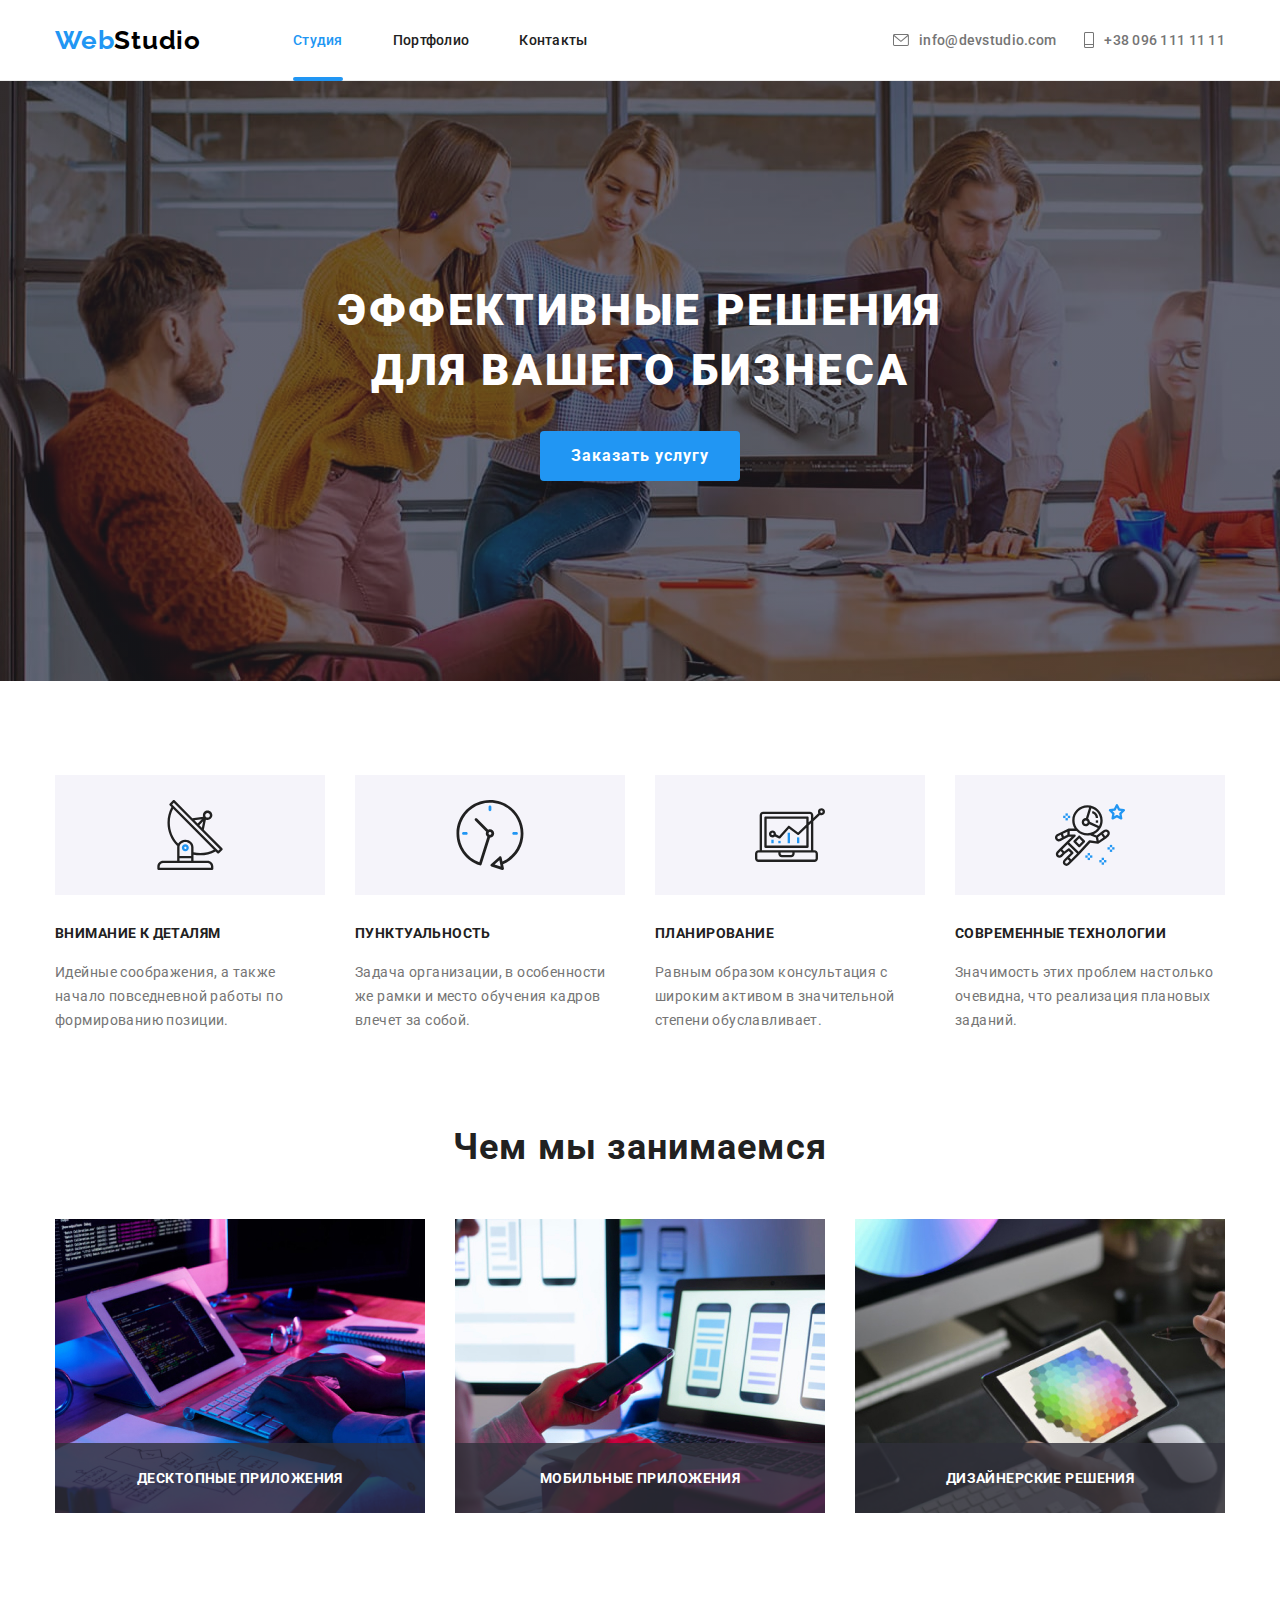
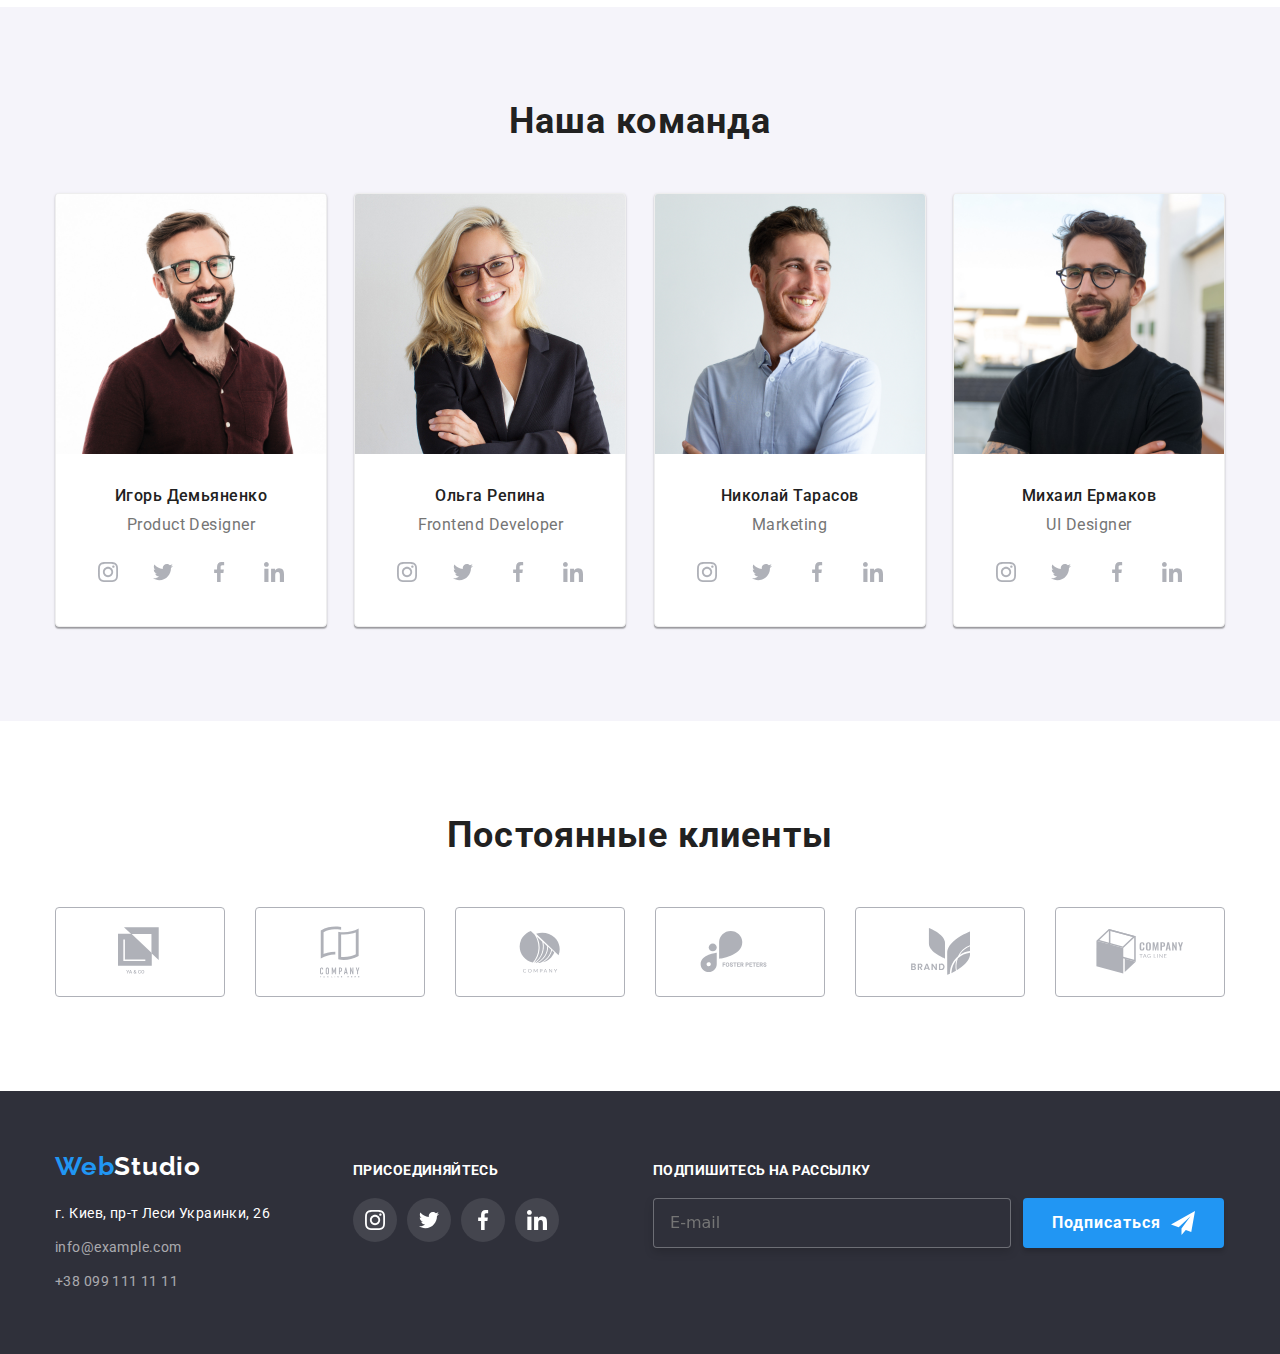
<file: index.html>
<!DOCTYPE html>
<html lang="ru">
  <head>
    <meta charset="UTF-8" />
    <meta name="viewport" content="width=device-width, initial-scale=1.0" />
    <title>WebStudio</title>
    <link rel="preconnect" href="https://fonts.gstatic.com" />
    <link
      href="https://fonts.googleapis.com/css2?family=Raleway:wght@700&family=Roboto:wght@400;500;700;900&display=swap"
      rel="stylesheet"
    />
    <link rel="stylesheet" href="./css/styles.css" />
    <link
      rel="stylesheet"
      href="https://cdnjs.cloudflare.com/ajax/libs/modern-normalize/1.0.0/modern-normalize.min.css"
    />
  </head>

  <body>
    <header class="header">
      <div class="container">
        <nav class="navigation">
          <a class="logo link" href="index.html">
            <span class="logo-accent">Web</span>Studio</a
          >
          <ul class="navigation-menu list">
            <li class="navigation-menu-item">
              <a class="navigation-menu-link link is-current" href="index.html"
                >Студия</a
              >
            </li>
            <li class="navigation-menu-item">
              <a class="navigation-menu-link link" href="./portfolio.html"
                >Портфолио</a
              >
            </li>
            <li class="navigation-menu-item">
              <a class="navigation-menu-link link" href="#">Контакты</a>
            </li>
          </ul>
        </nav>
        <address class="address">
          <a
            class="header-address-contact link"
            href="mailto:info@devstudio.com"
          >
            <svg class="header-address-icon" width="16" height="12">
              <use href="./images/sprite.svg#icon-mail"></use>
            </svg>
            info@devstudio.com
          </a>
          <a class="header-address-contact link" href="tel:+380961111111">
            <svg class="header-address-icon" width="10" height="16">
              <use href="./images/sprite.svg#icon-phone"></use>
            </svg>
            +38 096 111 11 11
          </a>
        </address>
      </div>
    </header>

    <main>
      <!--hero-->
      <section class="hero">
        <div class="container">
          <h1 class="title-hero">Эффективные решения для вашего бизнеса</h1>
          <div>
            <button class="modal-btn" type="button" data-modal-open>
              Заказать услугу
            </button>
          </div>
        </div>
      </section>

      <!--benefits-->
      <section class="benefits">
        <div class="container">
          <h2 class="visually-hidden" hidden>Преимущества</h2>
          <ul class="benefits-list list">
            <li class="benefits-list-item">
              <div class="list-icon">
                <svg class="icon-img">
                  <use href="./images/sprite.svg#icon-antenna"></use>
                </svg>
              </div>
              <h3 class="benefits-list-title">Внимание к деталям</h3>
              <p class="benefits-list-text">
                Идейные соображения, а также начало повседневной работы по
                формированию позиции.
              </p>
            </li>
            <li class="benefits-list-item">
              <div class="list-icon">
                <svg class="icon-img">
                  <use href="./images/sprite.svg#icon-clock"></use>
                </svg>
              </div>
              <h3 class="benefits-list-title">Пунктуальность</h3>
              <p class="benefits-list-text">
                Задача организации, в особенности же рамки и место обучения
                кадров влечет за собой.
              </p>
            </li>
            <li class="benefits-list-item">
              <div class="list-icon">
                <svg class="icon-img">
                  <use href="./images/sprite.svg#icon-diagram"></use>
                </svg>
              </div>
              <h3 class="benefits-list-title">Планирование</h3>
              <p class="benefits-list-text">
                Равным образом консультация с широким активом в значительной
                степени обуславливает.
              </p>
            </li>
            <li class="benefits-list-item">
              <div class="list-icon">
                <svg class="icon-img">
                  <use href="./images/sprite.svg#icon-astronaut"></use>
                </svg>
              </div>
              <h3 class="benefits-list-title">Современные технологии</h3>
              <p class="benefits-list-text">
                Значимость этих проблем настолько очевидна, что реализация
                плановых заданий.
              </p>
            </li>
          </ul>
        </div>
      </section>

      <!--what we do-->

      <section class="our-work">
        <div class="container">
          <h2 class="subtitle">Чем мы занимаемся</h2>
          <ul class="our-work-list list">
            <li>
              <img
                class="our-work-img"
                src="./images/work/img1.jpg"
                alt="печатаем на клавиауре"
                width="370"
                height="294"
              />
              <p class="our-work-list-text">Десктопные приложения</p>
            </li>
            <li>
              <img
                class="our-work-img"
                src="./images/work/img2.jpg"
                alt="держым смартфон"
                width="370"
                height="294"
              />
              <p class="our-work-list-text">Мобильные приложения</p>
            </li>
            <li>
              <img
                class="our-work-img"
                src="./images/work/img3.jpg"
                alt="держым планшет"
                width="370"
                height="294"
              />
              <p class="our-work-list-text">Дизайнерские решения</p>
            </li>
          </ul>
        </div>
      </section>

      <!--team-->

      <section class="workers">
        <div class="container">
          <h2 class="subtitle">Наша команда</h2>
          <ul class="workers-list list">
            <li class="workers-list-item">
              <img
                class="workers-photo"
                src="./images/masters/master1.jpg"
                alt="Игорь"
                width="270"
                height="260"
              />
              <div class="workers-content">
                <h3 class="workers-name">Игорь Демьяненко</h3>
                <p class="workers-position">Product Designer</p>
                <a class="workers-list-item-link" href=""></a>
                <ul class="social-list list">
                  <li class="social-list-item">
                    <a class="social-list-link" href="">
                      <svg class="social-list-icon">
                        <use href="./images/sprite.svg#icon-instagram"></use>
                      </svg>
                    </a>
                  </li>
                  <li class="social-list-item">
                    <a class="social-list-link" href="">
                      <svg class="social-list-icon">
                        <use href="./images/sprite.svg#icon-twitter"></use>
                      </svg>
                    </a>
                  </li>
                  <li class="social-list-item">
                    <a class="social-list-link" href="">
                      <svg class="social-list-icon">
                        <use href="./images/sprite.svg#icon-facebook"></use>
                      </svg>
                    </a>
                  </li>
                  <li class="social-list-item">
                    <a class="social-list-link" href="">
                      <svg class="social-list-icon">
                        <use href="./images/sprite.svg#icon-linkedin"></use>
                      </svg>
                    </a>
                  </li>
                </ul>
              </div>
            </li>
            <li class="workers-list-item">
              <img
                class="workers-photo"
                src="./images/masters/master2.jpg"
                alt="Ольга"
                width="270"
                height="260"
              />
              <div class="workers-content">
                <h3 class="workers-name">Ольга Репина</h3>
                <p class="workers-position">Frontend Developer</p>
                <a class="workers-list-item-link" href=""></a>
                <ul class="social-list list">
                  <li class="social-list-item">
                    <a class="social-list-link" href="">
                      <svg class="social-list-icon">
                        <use href="./images/sprite.svg#icon-instagram"></use>
                      </svg>
                    </a>
                  </li>
                  <li class="social-list-item">
                    <a class="social-list-link" href="">
                      <svg class="social-list-icon">
                        <use href="./images/sprite.svg#icon-twitter"></use>
                      </svg>
                    </a>
                  </li>
                  <li class="social-list-item">
                    <a class="social-list-link" href="">
                      <svg class="social-list-icon">
                        <use href="./images/sprite.svg#icon-facebook"></use>
                      </svg>
                    </a>
                  </li>
                  <li class="social-list-item">
                    <a class="social-list-link" href="">
                      <svg class="social-list-icon">
                        <use href="./images/sprite.svg#icon-linkedin"></use>
                      </svg>
                    </a>
                  </li>
                </ul>
              </div>
            </li>
            <li class="workers-list-item">
              <img
                class="workers-photo"
                src="./images/masters/master3.jpg"
                alt="Николай"
                width="270"
                height="260"
              />
              <div class="workers-content">
                <h3 class="workers-name">Николай Тарасов</h3>
                <p class="workers-position">Marketing</p>
                <a class="workers-list-item-link" href=""></a>
                <ul class="social-list list">
                  <li class="social-list-item">
                    <a class="social-list-link" href="">
                      <svg class="social-list-icon">
                        <use href="./images/sprite.svg#icon-instagram"></use>
                      </svg>
                    </a>
                  </li>
                  <li class="social-list-item">
                    <a class="social-list-link" href="">
                      <svg class="social-list-icon">
                        <use href="./images/sprite.svg#icon-twitter"></use>
                      </svg>
                    </a>
                  </li>
                  <li class="social-list-item">
                    <a class="social-list-link" href="">
                      <svg class="social-list-icon">
                        <use href="./images/sprite.svg#icon-facebook"></use>
                      </svg>
                    </a>
                  </li>
                  <li class="social-list-item">
                    <a class="social-list-link" href="">
                      <svg class="social-list-icon">
                        <use href="./images/sprite.svg#icon-linkedin"></use>
                      </svg>
                    </a>
                  </li>
                </ul>
              </div>
            </li>
            <li class="workers-list-item">
              <img
                class="workers-photo"
                src="./images/masters/master4.jpg"
                alt="Михаил"
                width="270"
                height="260"
              />
              <div class="workers-content">
                <h3 class="workers-name">Михаил Ермаков</h3>
                <p class="workers-position">UI Designer</p>
                <a class="workers-list-item-link" href=""></a>
                <ul class="social-list list">
                  <li class="social-list-item">
                    <a class="social-list-link" href="">
                      <svg class="social-list-icon">
                        <use href="./images/sprite.svg#icon-instagram"></use>
                      </svg>
                    </a>
                  </li>
                  <li class="social-list-item">
                    <a class="social-list-link" href="">
                      <svg class="social-list-icon">
                        <use href="./images/sprite.svg#icon-twitter"></use>
                      </svg>
                    </a>
                  </li>
                  <li class="social-list-item">
                    <a class="social-list-link" href="">
                      <svg class="social-list-icon">
                        <use href="./images/sprite.svg#icon-facebook"></use>
                      </svg>
                    </a>
                  </li>
                  <li class="social-list-item">
                    <a class="social-list-link" href="">
                      <svg class="social-list-icon">
                        <use href="./images/sprite.svg#icon-linkedin"></use>
                      </svg>
                    </a>
                  </li>
                </ul>
              </div>
            </li>
          </ul>
        </div>
      </section>

      <!--customers-->

      <section class="customers">
        <div class="container">
          <h2 class="subtitle">Постоянные клиенты</h2>
          <ul class="costumers-list list">
            <li class="costumers-list-item">
              <a class="costumers-list-link" href="">
                <svg class="costumers-list-icon" width="45" height="50">
                  <use href="./images/sprite.svg#icon-logoone"></use>
                </svg>
              </a>
            </li>
            <li class="costumers-list-item">
              <a class="costumers-list-link" href="">
                <svg class="costumers-list-icon" width="40" height="52">
                  <use href="./images/sprite.svg#icon-logotwo"></use>
                </svg>
              </a>
            </li>
            <li class="costumers-list-item">
              <a class="costumers-list-link" href="">
                <svg class="costumers-list-icon" width="42" height="42">
                  <use href="./images/sprite.svg#icon-logothree"></use>
                </svg>
              </a>
            </li>
            <li class="costumers-list-item">
              <a class="costumers-list-link" href="">
                <svg class="costumers-list-icon" width="80" height="42">
                  <use href="./images/sprite.svg#icon-logofour"></use>
                </svg>
              </a>
            </li>
            <li class="costumers-list-item">
              <a class="costumers-list-link" href="">
                <svg class="costumers-list-icon" width="59" height="47">
                  <use href="./images/sprite.svg#icon-logofive"></use>
                </svg>
              </a>
            </li>
            <li class="costumers-list-item">
              <a class="costumers-list-link" href="">
                <svg class="costumers-list-icon" width="88" height="45">
                  <use href="./images/sprite.svg#icon-logosix"></use>
                </svg>
              </a>
            </li>
          </ul>
        </div>
      </section>
    </main>

    <!--foot-->
    <footer class="footer">
      <div class="container">
        <div class="footer-address-container">
          <a class="logo-footer link" href="#"
            ><span class="logo-accent">Web</span>Studio
          </a>
          <address class="footer-contact">
            <p class="footer-address">г. Киев, пр-т Леси Украинки, 26</p>
            <ul class="fotter-list list">
              <li>
                <a
                  class="footer-contact-mail link"
                  href="mailto:info@example.com"
                  >info@example.com</a
                >
              </li>
              <li>
                <a class="footer-contact-tel link" href="tel:+380991111111"
                  >+38 099 111 11 11</a
                >
              </li>
            </ul>
          </address>
        </div>
        <div class="footer-container-slogan">
          <p class="footer-slogan">присоединяйтесь</p>
          <ul class="footer-social-list list">
            <li class="footer-social-list-item">
              <a class="footer-social-link" href="">
                <svg class="footer-social-icon" width="20" height="20">
                  <use href="./images/sprite.svg#icon-instagram"></use>
                </svg>
              </a>
            </li>
            <li class="footer-social-list-item">
              <a class="footer-social-link" href="">
                <svg class="footer-social-icon" width="20" height="20">
                  <use href="./images/sprite.svg#icon-twitter"></use>
                </svg>
              </a>
            </li>
            <li class="footer-social-list-item">
              <a class="footer-social-link" href="">
                <svg class="footer-social-icon" width="20" height="20">
                  <use href="./images/sprite.svg#icon-facebook"></use>
                </svg>
              </a>
            </li>
            <li class="footer-social-list-item">
              <a class="footer-social-link" href="">
                <svg class="footer-social-icon" width="20" height="20">
                  <use href="./images/sprite.svg#icon-linkedin"></use>
                </svg>
              </a>
            </li>
          </ul>
        </div>
        <div class="footer-group">
          <p class="footer-slogan">Подпишитесь на рассылку</p>
          <form action="#" class="footer-form">
            <input
              class="footer-form-input"
              type="email"
              name="email"
              placeholder="E-mail"
            />
            <button class="button-subscribe" type="submit">
              <span class="subscribe-text">Подписаться</span>
              <svg width="24" height="24">
                <use href="./images/sprite.svg#send"></use>
              </svg>
            </button>
          </form>
        </div>
      </div>
    </footer>
    <!--backdrop-->
    <div class="backdrop is-hidden" data-modal>
      <div class="modal">
        <button type="button" class="close-btn" data-modal-close>
          <svg class="modal-icon-button" width="18px" height="18px">
            <use href="./images/sprite.svg#icon-clbtn"></use>
          </svg>
        </button>
        <p class="backdrop-slogan">Оставьте свои данные, мы вам перезвоним</p>
        <form action class="backdrop-form">
          <label class="backdrop-form-field">
            Имя
            <span class="backdrop-form-input-wrapper">
              <input type="text" class="backdrop-form-input" />
              <svg class="backdrop-form-icon" width="18" height="18">
                <use href="./images/sprite.svg#person"></use>
              </svg>
            </span>
          </label>
          <label class="backdrop-form-field">
            Телефон
            <span class="backdrop-form-input-wrapper">
              <input type="text" class="backdrop-form-input" />
              <svg class="backdrop-form-icon" width="18" height="18">
                <use href="./images/sprite.svg#phone_black"></use>
              </svg>
            </span>
          </label>
          <label class="backdrop-form-field">
            Почта
            <span class="backdrop-form-input-wrapper">
              <input type="text" class="backdrop-form-input" />
              <svg class="backdrop-form-icon" width="18" height="18">
                <use href="./images/sprite.svg#email_black"></use>
              </svg>
            </span>
          </label>
          <label class="backdrop-form-field">
            Комментарий
            <textarea
              placeholder="Введите текст"
              class="backdrop-form-comment"
              name="comment"
            ></textarea>
          </label>
          <input
            class="backdrop-form-checkbox visually-hidden"
            type="checkbox"
            id="user-polisy"
            name="user-polisy"
            value="accept-policy"
          />
          <label for="user-polisy" class="backdrop-form-policy-text"
            >Соглашаюсь с рассылкой и принимаю
            <a class="backdrop-text-link" href="#">Условия договора</a>
          </label>
          <button type="submit" class="backdrop-form-btn">Отправить</button>
        </form>
      </div>
    </div>
    <script src="./js/modal.js"></script>
  </body>
</html>
</file>
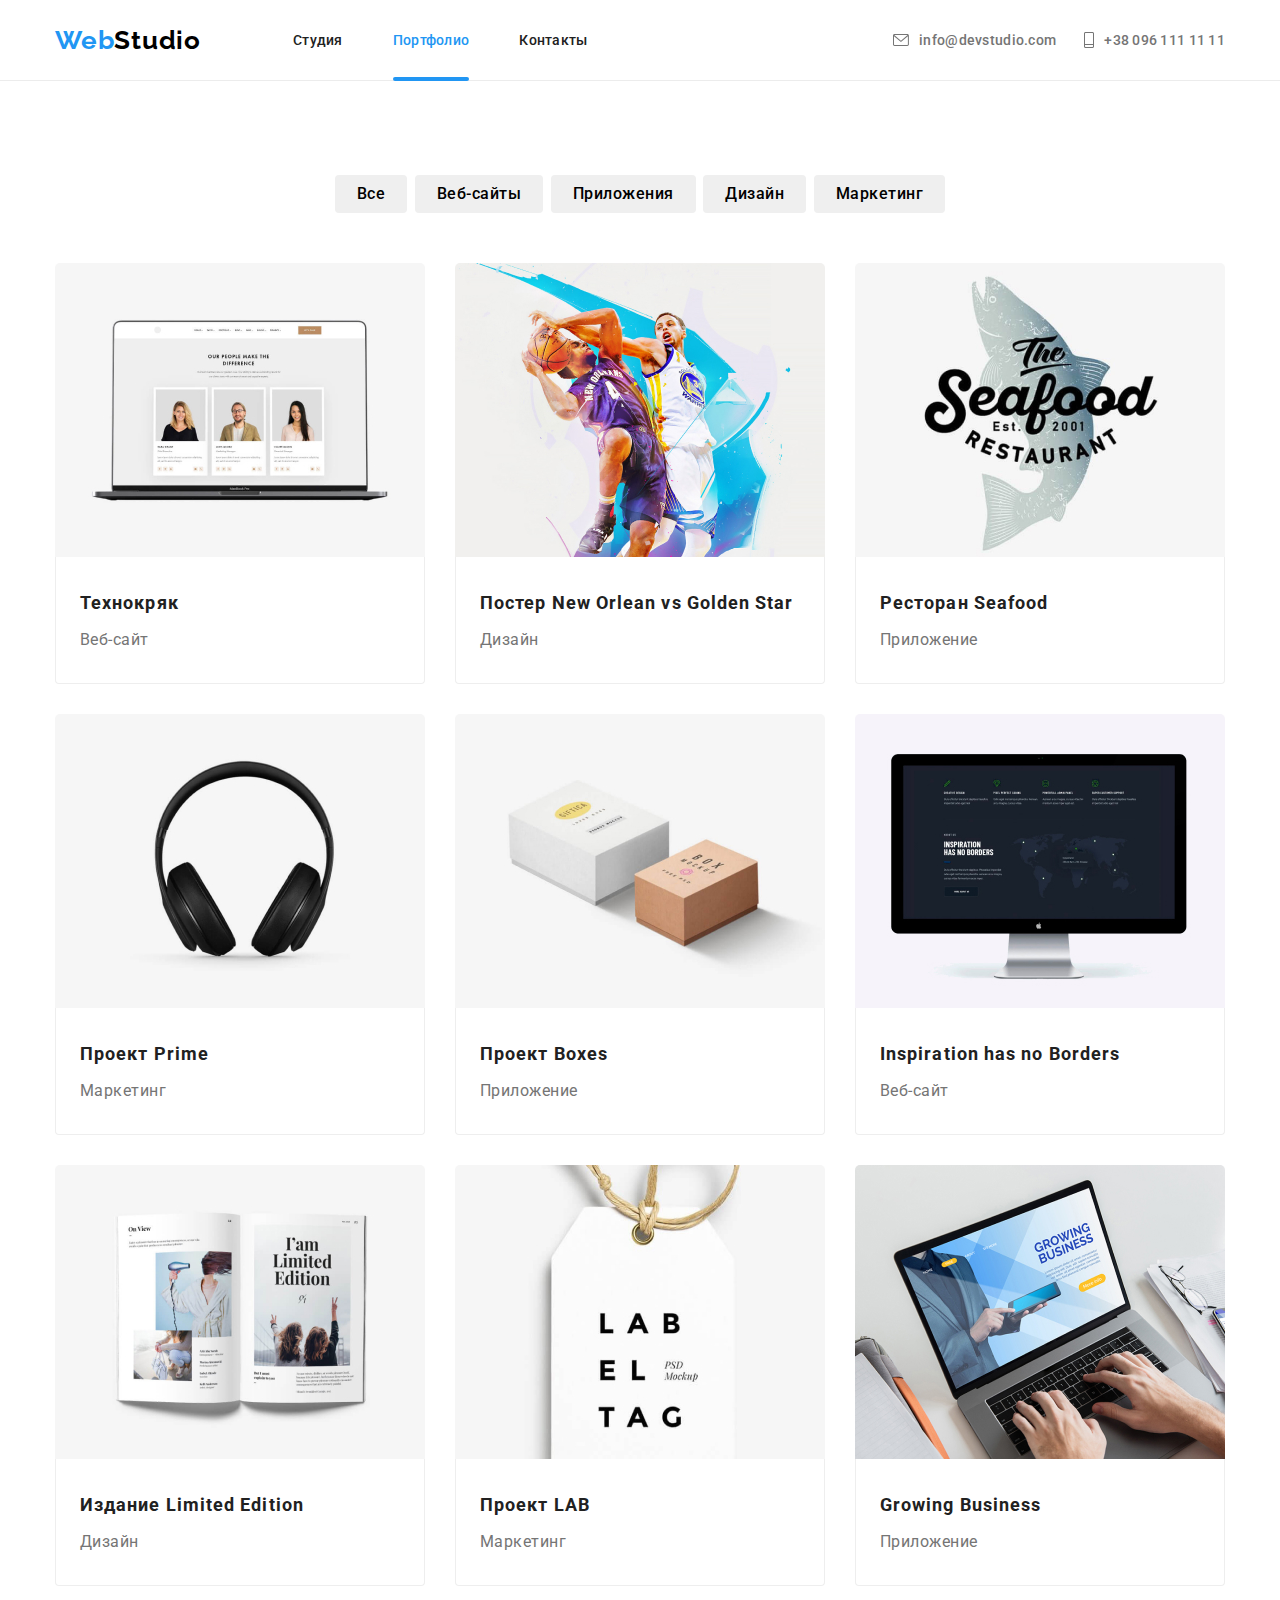
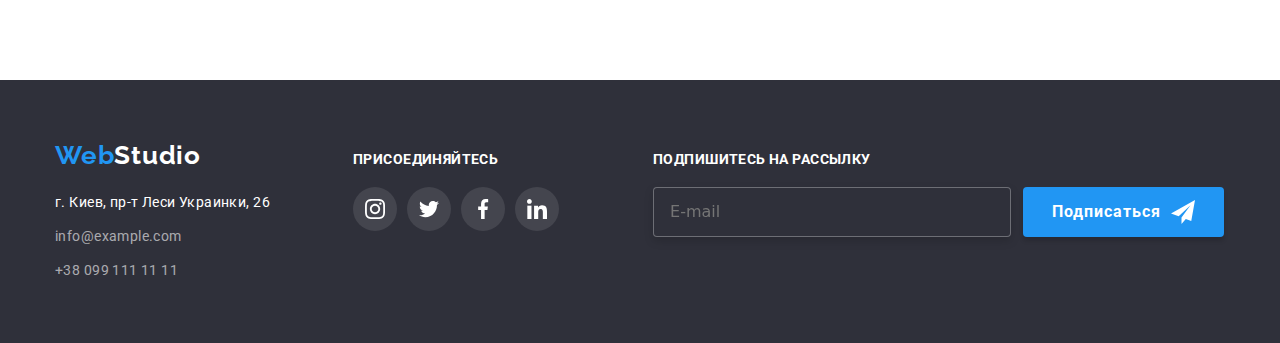
<file: portfolio.html>
<!DOCTYPE html>
<html lang="ru">
  <head>
    <meta charset="UTF-8" />
    <meta name="viewport" content="width=device-width, initial-scale=1.0" />
    <title>Portfolio</title>
    <link rel="preconnect" href="https://fonts.gstatic.com" />
    <link
      href="https://fonts.googleapis.com/css2?family=Raleway:wght@700&family=Roboto:wght@400;500;700;900&display=swap"
      rel="stylesheet"
    />
    <link rel="stylesheet" href="./css/styles.css" />
    <link
      rel="stylesheet"
      href="https://cdnjs.cloudflare.com/ajax/libs/modern-normalize/1.0.0/modern-normalize.min.css"
    />
  </head>

  <body>
    <header class="header">
      <div class="container">
        <nav class="navigation">
          <a class="logo link" href="index.html">
            <span class="logo-accent">Web</span>Studio</a
          >
          <ul class="navigation-menu list">
            <li class="navigation-menu-item">
              <a class="navigation-menu-link link" href="index.html">Студия</a>
            </li>
            <li class="navigation-menu-item">
              <a
                class="navigation-menu-link link is-current"
                href="./portfolio.html"
                >Портфолио</a
              >
            </li>
            <li class="navigation-menu-item">
              <a class="navigation-menu-link link" href="#">Контакты</a>
            </li>
          </ul>
        </nav>
        <address class="address">
          <a
            class="header-address-contact link"
            href="mailto:info@devstudio.com"
          >
            <svg class="header-address-icon" width="16" height="12">
              <use href="./images/sprite.svg#icon-mail"></use>
            </svg>
            info@devstudio.com
          </a>
          <a class="header-address-contact link" href="tel:+380961111111">
            <svg class="header-address-icon" width="10" height="16">
              <use href="./images/sprite.svg#icon-phone"></use>
            </svg>
            +38 096 111 11 11
          </a>
        </address>
      </div>
    </header>

    <!--portfolio-->
    <main>
      <section class="section-portfolio">
        <div class="container">
          <h1 class="visually-hidden" hidden>портфолио</h1>
          <ul class="button-list list">
            <li class="modal-button">
              <button class="modal-button-portfolio" type="button">Все</button>
            </li>
            <li class="modal-button">
              <button class="modal-button-portfolio" type="button">
                Веб-сайты
              </button>
            </li>
            <li class="modal-button">
              <button class="modal-button-portfolio" type="button">
                Приложения
              </button>
            </li>
            <li class="modal-button">
              <button class="modal-button-portfolio" type="button">
                Дизайн
              </button>
            </li>
            <li class="modal-button">
              <button class="modal-button-portfolio" type="button">
                Маркетинг
              </button>
            </li>
          </ul>
          <!--portfolio work  examples list-->
          <ul class="work-examples-list list">
            <li class="work-examples-item">
              <a class="portfolio-photo-link link" href="">
                <div class="work-item-img-wrapper">
                  <img
                    class="work-examples-images"
                    src="./images/portfolio/exm1.jpg"
                    alt="ноутбук"
                    width="370"
                    height="294"
                  />
                  <p class="overlay">
                    Технокряк это современная площадка распространения
                    коронавируса. Компании используют эту платформу для
                    цифрового шпионажа и атак на защищённые сервера конкурентов.
                  </p>
                </div>
                <div class="work-examples-content">
                  <h2 class="work-examples-title">Технокряк</h2>
                  <p class="work-examples-text">Веб-сайт</p>
                </div>
              </a>
            </li>
            <li class="work-examples-item">
              <a class="portfolio-photo-link link" href="">
                <div class="work-item-img-wrapper">
                  <img
                    class="work-examples-images"
                    src="./images/portfolio/exm2.jpg"
                    alt="гра в баскетбол"
                    width="370"
                    height="294"
                  />
                  <p class="overlay">
                    Технокряк это современная площадка распространения
                    коронавируса. Компании используют эту платформу для
                    цифрового шпионажа и атак на защищённые сервера конкурентов.
                  </p>
                </div>
                <div class="work-examples-content">
                  <h2 class="work-examples-title">
                    Постер New Orlean vs Golden Star
                  </h2>
                  <p class="work-examples-text">Дизайн</p>
                </div>
              </a>
            </li>
            <li class="work-examples-item">
              <a class="portfolio-photo-link link" href="">
                <div class="work-item-img-wrapper">
                  <img
                    class="work-examples-images"
                    src="./images/portfolio/exm3.jpg"
                    alt="лого ресторану"
                    width="370"
                    height="294"
                  />
                  <p class="overlay">
                    Технокряк это современная площадка распространения
                    коронавируса. Компании используют эту платформу для
                    цифрового шпионажа и атак на защищённые сервера конкурентов.
                  </p>
                </div>
                <div class="work-examples-content">
                  <h2 class="work-examples-title">Ресторан Seafood</h2>
                  <p class="work-examples-text">Приложение</p>
                </div>
              </a>
            </li>
            <li class="work-examples-item">
              <a class="portfolio-photo-link link" href="">
                <div class="work-item-img-wrapper">
                  <img
                    class="work-examples-images"
                    src="./images/portfolio/exm4.jpg"
                    alt="наушники"
                    width="370"
                    height="294"
                  />
                  <p class="overlay">
                    Технокряк это современная площадка распространения
                    коронавируса. Компании используют эту платформу для
                    цифрового шпионажа и атак на защищённые сервера конкурентов.
                  </p>
                </div>
                <div class="work-examples-content">
                  <h2 class="work-examples-title">Проект Prime</h2>
                  <p class="work-examples-text">Маркетинг</p>
                </div>
              </a>
            </li>
            <li class="work-examples-item">
              <a class="portfolio-photo-link link" href="">
                <div class="work-item-img-wrapper">
                  <img
                    class="work-examples-images"
                    src="./images/portfolio/exm5.jpg"
                    alt="бокси"
                    width="370"
                    height="294"
                  />
                  <p class="overlay">
                    Технокряк это современная площадка распространения
                    коронавируса. Компании используют эту платформу для
                    цифрового шпионажа и атак на защищённые сервера конкурентов.
                  </p>
                </div>
                <div class="work-examples-content">
                  <h2 class="work-examples-title">Проект Boxes</h2>
                  <p class="work-examples-text">Приложение</p>
                </div>
              </a>
            </li>
            <li class="work-examples-item">
              <a class="portfolio-photo-link link" href="">
                <div class="work-item-img-wrapper">
                  <img
                    class="work-examples-images"
                    src="./images/portfolio/exm6.jpg"
                    alt="монитор компютера"
                    width="370"
                    height="294"
                  />
                  <p class="overlay">
                    Технокряк это современная площадка распространения
                    коронавируса. Компании используют эту платформу для
                    цифрового шпионажа и атак на защищённые сервера конкурентов.
                  </p>
                </div>
                <div class="work-examples-content">
                  <h2 class="work-examples-title">
                    Inspiration has no Borders
                  </h2>
                  <p class="work-examples-text">Веб-сайт</p>
                </div>
              </a>
            </li>
            <li class="work-examples-item">
              <a class="portfolio-photo-link link" href="">
                <div class="work-item-img-wrapper">
                  <img
                    class="work-examples-images"
                    src="./images/portfolio/exm7.jpg"
                    alt="журнал"
                    width="370"
                    height="294"
                  />
                  <p class="overlay">
                    Технокряк это современная площадка распространения
                    коронавируса. Компании используют эту платформу для
                    цифрового шпионажа и атак на защищённые сервера конкурентов.
                  </p>
                </div>
                <div class="work-examples-content">
                  <h2 class="work-examples-title">Издание Limited Edition</h2>
                  <p class="work-examples-text">Дизайн</p>
                </div>
              </a>
            </li>
            <li class="work-examples-item">
              <a class="portfolio-photo-link link" href="">
                <div class="work-item-img-wrapper">
                  <img
                    class="work-examples-images"
                    src="./images/portfolio/exm8.jpg"
                    alt="марка"
                    width="370"
                    height="294"
                  />
                  <p class="overlay">
                    Технокряк это современная площадка распространения
                    коронавируса. Компании используют эту платформу для
                    цифрового шпионажа и атак на защищённые сервера конкурентов.
                  </p>
                </div>
                <div class="work-examples-content">
                  <h2 class="work-examples-title">Проект LAB</h2>
                  <p class="work-examples-text">Маркетинг</p>
                </div>
              </a>
            </li>
            <li class="work-examples-item">
              <a class="portfolio-photo-link link" href="">
                <div class="work-item-img-wrapper">
                  <img
                    class="work-examples-images"
                    src="./images/portfolio/exm9.jpg"
                    alt="нетбук"
                    width="370"
                    height="294"
                  />
                  <p class="overlay">
                    Технокряк это современная площадка распространения
                    коронавируса. Компании используют эту платформу для
                    цифрового шпионажа и атак на защищённые сервера конкурентов.
                  </p>
                </div>
                <div class="work-examples-content">
                  <h2 class="work-examples-title">Growing Business</h2>
                  <p class="work-examples-text">Приложение</p>
                </div>
              </a>
            </li>
          </ul>
        </div>
      </section>
    </main>
    <!--foot-->
    <footer class="footer">
      <div class="container">
        <div class="footer-address-container">
          <a class="logo-footer link" href="#"
            ><span class="logo-accent">Web</span>Studio
          </a>
          <address class="footer-contact">
            <p class="footer-address">г. Киев, пр-т Леси Украинки, 26</p>
            <ul class="fotter-list list">
              <li>
                <a
                  class="footer-contact-mail link"
                  href="mailto:info@example.com"
                  >info@example.com</a
                >
              </li>
              <li>
                <a class="footer-contact-tel link" href="tel:+380991111111"
                  >+38 099 111 11 11</a
                >
              </li>
            </ul>
          </address>
        </div>
        <div class="footer-container-slogan">
          <p class="footer-slogan">присоединяйтесь</p>
          <ul class="footer-social-list list">
            <li class="footer-social-list-item">
              <a class="footer-social-link" href="">
                <svg class="footer-social-icon" width="20" height="20">
                  <use href="./images/sprite.svg#icon-instagram"></use>
                </svg>
              </a>
            </li>
            <li class="footer-social-list-item">
              <a class="footer-social-link" href="">
                <svg class="footer-social-icon" width="20" height="20">
                  <use href="./images/sprite.svg#icon-twitter"></use>
                </svg>
              </a>
            </li>
            <li class="footer-social-list-item">
              <a class="footer-social-link" href="">
                <svg class="footer-social-icon" width="20" height="20">
                  <use href="./images/sprite.svg#icon-facebook"></use>
                </svg>
              </a>
            </li>
            <li class="footer-social-list-item">
              <a class="footer-social-link" href="">
                <svg class="footer-social-icon" width="20" height="20">
                  <use href="./images/sprite.svg#icon-linkedin"></use>
                </svg>
              </a>
            </li>
          </ul>
          </div>
        <div class="footer-group">
          <p class="footer-slogan">Подпишитесь на рассылку</p>
          <form action="#" class="footer-form">
            <input
              class="footer-form-input"
              type="email"
              name="email"
              placeholder="E-mail"
            />
            <button class="button-subscribe" type="submit">
              <span class="subscribe-text">Подписаться</span>
              <svg width="24" height="24">
                <use href="./images/sprite.svg#send"></use>
              </svg>
            </button>
          </form>
        </div>
        </div>
      </div>
    </footer>
  </body>
</html>
</file>
<file: css/styles.css>
:root {
  --main-font: "Roboto", sans-serif;
  --secondary-font: "Raleway", sans-serif;
  --accent-color: #212121;
}
/** {
  outline: 1px solid black;
}*/
body {
  font-family: var(--main-font);
  color: var(--accent-color);
}
.list {
  list-style: none;
}

.link {
  text-decoration: none;
}

h1,
h2,
h3,
h4,
h5,
h6 {
  margin: 0;
}

ul,
ol {
  margin: 0;
  padding: 0;
}

p {
  margin: 0;
}
img {
  display: block;
}

.address {
  font-style: normal;
}

.container {
  width: 1200px;
  margin-left: auto;
  margin-right: auto;
  padding-left: 15px;
  padding-right: 15px;
}

/*============= Components ==========*/
.visually-hidden {
  position: absolute;
  width: 1px;
  height: 1px;
  margin: -1px;
  border: 0;
  padding: 0;

  white-space: nowrap;
  clip-path: insert(100%);
  clip: rect(0 0 0 0);
  overflow: hidden;
}

/*=============End Components ==========*/

/*============= Header ==========*/
.header {
  border-bottom-width: 1px;
  border-bottom-style: solid;
  border-bottom-color: #ececec;
}
.header .container {
  display: flex;
  align-items: center;
}

.header .logo {
  margin-right: 92px;
}
.logo {
  font-family: var(--secondary-font);
  font-weight: bold;
  font-size: 26px;
  line-height: 1.192;
  letter-spacing: 0.03em;
  color: #000000;
}
.logo-accent {
  color: #2196f3;
}

.navigation {
  display: flex;
  align-items: center;
}

.navigation-menu {
  display: flex;
}

.navigation-menu-item:not(:last-child) {
  margin-right: 50px;
}

.navigation-menu-link,
.address {
  font-family: var(--main-font);
  font-weight: 500;
  margin-left: auto;
  font-size: 14px;
  line-height: 1.143;
  letter-spacing: 0.02em;
  color: var(--accent-color);
}
.navigation-menu-link {
  position: relative;
  transition: color 250ms cubic-bezier(0.4, 0, 0.2, 1);
}
.navigation-menu-link.is-current {
  color: #2196f3;
}
.is-current::after {
  display: inline-block;
  content: "";
  position: absolute;
  bottom: -1px;
  left: 0;
  width: 100%;
  height: 4px;
  background-color: #2196f3;
  border-radius: 2px;
}

.navigation-menu-link,
.header-address-contact {
  display: inline-block;
  padding-top: 32px;
  padding-bottom: 32px;
}
.navigation-menu-link:hover,
.navigation-menu-link:focus,
.header-address-contact:hover,
.header-address-contact:focus {
  color: #2196f3;
}
.navigation-menu-link.current {
  color: #2196f3;
}
.header .address {
  display: flex;
}
.header-address-contact {
  display: flex;
  align-items: center;
  font-style: normal;
  color: #757575;

  transition: color 250ms cubic-bezier(0.4, 0, 0.2, 1);
}
.header-address-contact:not(:last-child) {
  margin-right: 28px;
}
.header-address-icon {
  margin-right: 10px;
  fill: currentColor;
}
/*============= End Header ==========*/

/*============= Hero ===========*/

.hero {
  background-color: #2f303a;
  background-image: linear-gradient(
      rgba(47, 48, 58, 0.4),
      rgba(47, 48, 58, 0.4)
    ),
    url("../images/hero/bg.jpg");
  background-repeat: no-repeat;
  background-size: cover;
}
.hero .container {
  padding-top: 200px;
  padding-bottom: 200px;
}

.title-hero {
  font-family: var(--main-font);
  font-weight: 900;
  font-size: 44px;
  line-height: 1.363;
  text-align: center;
  letter-spacing: 0.06em;
  text-transform: uppercase;
  color: #ffffff;
}

.hero .title-hero {
  margin-left: auto;
  margin-right: auto;
  margin-bottom: 30px;
  width: 696px;
}

.modal-btn {
  font-family: var(--main-font);
  min-width: 200px;
  border-radius: 4px;
  font-weight: 700;
  font-size: 16px;
  line-height: 1.875;
  text-align: center;
  letter-spacing: 0.06em;
  color: #ffffff;
  background-color: #2196f3;
  padding-top: 10px;
  padding-bottom: 10px;
  display: block;
  margin: 0 auto;
  border: none;
  outline: none;
  cursor: pointer;
}

/*============= End Hero ===========*/

/*============= Main ===========*/

.benefits > .container {
  padding-top: 94px;
  padding-bottom: 94px;
}
.benefits-list {
  display: flex;
}

.benefits-list-item:not(:last-child) {
  margin-right: 30px;
}

.benefits-list-title {
  font-family: var(--main-font);
  font-weight: bold;
  font-size: 14px;
  line-height: 1.142;
  letter-spacing: 0.03em;
  color: var(--accent-color);
  text-transform: uppercase;
}
.benefits-list-text {
  font-family: var(--main-font);
  font-weight: normal;
  font-size: 14px;
  line-height: 1.714;
  letter-spacing: 0.03em;
  color: #757575;
}
.benefits-list-title {
  margin-bottom: 20px;
}

.list-icon {
  display: flex;
  justify-content: center;
  align-items: center;
  width: 270px;
  height: 120px;
  background-color: #f5f4fa;
  margin-bottom: 30px;
}
.icon-img {
  width: 70px;
  height: 70px;
}
.our-work > .container {
  padding-bottom: 94px;
}
.subtitle {
  font-family: var(--main-font);
  font-weight: bold;
  font-size: 36px;
  line-height: 1.166;
  text-align: center;
  letter-spacing: 0.03em;
  color: var(--accent-color);
  margin-bottom: 50px;
}

.our-work-list {
  position: relative;
  display: flex;
  justify-content: space-between;
}

/*============= Text in a picture ===========*/
.our-work-list-text {
  position: absolute;
  bottom: 0;
  width: 370px;
  height: 70px;
  font-family: var(--main-font);
  font-style: normal;
  font-weight: bold;
  font-size: 14px;
  line-height: 16px;
  text-align: center;
  letter-spacing: 0.03em;
  text-transform: uppercase;
  background-color: rgba(47, 48, 58, 0.8);
  color: #ffffff;
  padding-top: 27px;
  padding-bottom: 27px;
}

.workers > .container {
  padding-top: 94px;
}
.workers {
  background-color: #f5f4fa;
}

.workers-list {
  display: flex;
  justify-content: space-between;
}
.workers-list-item {
  margin-bottom: 94px;
  box-shadow: 0px 1px 3px rgba(0, 0, 0, 0.12), 0px 1px 1px rgba(0, 0, 0, 0.14),
    0px 2px 1px rgba(0, 0, 0, 0.2);
  border-top-right-radius: 4px;
  border-top-left-radius: 4px;
  border-bottom-right-radius: 4px;
  border-bottom-left-radius: 4px;
  background-color: #ffffff;
  border: 1px solid #eeeeee;
  box-sizing: border-box;
  overflow: hidden;
}

.workers-content {
  padding-top: 32px;
  padding-bottom: 32px;
  padding-left: 30px;
  padding-right: 30px;
}
.workers-name {
  font-family: var(--main-font);
  font-weight: 500;
  font-size: 16px;
  line-height: 1.187;
  text-align: center;
  letter-spacing: 0.03em;
  color: var(--accent-color);
  margin-bottom: 10px;
}
.workers-position {
  font-family: var(--main-font);
  font-weight: normal;
  font-size: 16px;
  line-height: 1.187;
  text-align: center;
  letter-spacing: 0.03em;
  color: #757575;
  margin-bottom: 16px;
}

.social-list {
  display: flex;
  justify-content: space-between;
}

.social-list-link {
  display: flex;
  justify-content: center;
  align-items: center;
  width: 44px;
  height: 44px;
  border-radius: 50%;
  color: #afb1b8;

  transition: all 250ms cubic-bezier(0.4, 0, 0.2, 1);
}

.social-list-icon {
  width: 20px;
  height: 20px;
}
.social-list-icon {
  fill: #afb1b8;
}
.social-list-link:hover,
.social-list-link:focus {
  background-color: #2196f3;
}

.social-list-link:hover .social-list-icon,
.social-list-link:focus .social-list-icon {
  fill: #ffffff;
}

.customers > .container {
  padding-top: 94px;
  padding-bottom: 94px;
}

.costumers-list {
  display: flex;
  justify-content: space-between;
}
.costumers-list-link {
  display: flex;
  justify-content: center;
  align-items: center;
  width: 170px;
  height: 90px;
  border: 1px solid #afb1b8;
  box-sizing: border-box;
  border-radius: 4px;
  color: #afb1b8;

  transition: color 250ms cubic-bezier(0.4, 0, 0.2, 1);
}
.costumers-list-icon {
  fill: currentColor;
}
.costumers-list-link:hover,
.costumers-list-link:focus {
  color: #2196f3;
  border-color: #2196f3;
}

/*============= End Main ===========*/

/*=============Footer==========*/
.footer {
  padding-top: 60px;
  padding-bottom: 60px;
}
.footer > .container {
  display: flex;
  align-items: baseline;
}
.footer-address-container {
  margin-right: 83px;
}
.footer {
  background-color: #2f303a;
}

.logo-footer {
  font-family: var(--secondary-font);
  font-weight: bold;
  font-size: 26px;
  line-height: 1.192;
  letter-spacing: 0.03em;
  color: #ffffff;
  display: block;
  margin-bottom: 20px;
}
.footer-address {
  font-family: var(--main-font);
  font-weight: normal;
  font-style: normal;
  font-size: 14px;
  line-height: 1.714;
  letter-spacing: 0.03em;
  color: #ffffff;
  display: block;
  margin-bottom: 10px;
}
.footer-contact-mail {
  margin-bottom: 10px;
}
.footer-contact-mail,
.footer-contact-tel {
  font-family: var(--main-font);
  font-style: normal;
  font-weight: normal;
  font-size: 14px;
  line-height: 1.714;
  letter-spacing: 0.03em;
  color: rgba(255, 255, 255, 0.6);
  display: block;
}

.footer-slogan {
  display: inline-block;
  font-family: var(--main-font);
  font-style: normal;
  font-weight: bold;
  font-size: 14px;
  line-height: 16px;
  letter-spacing: 0.03em;
  text-transform: uppercase;
  color: #ffffff;
  margin-bottom: 20px;
  display: inline-block;
}

.footer-social-list {
  display: flex;
}
.footer-social-list-item:not(:last-child) {
  margin-right: 10px;
}
.footer-social-link {
  display: flex;
  justify-content: center;
  align-items: center;
  width: 44px;
  height: 44px;
  border-radius: 50%;
  background-color: rgba(255, 255, 255, 0.1);

  transition: all 250ms cubic-bezier(0.4, 0, 0.2, 1);
}
.footer-social-icon {
  fill: #ffffff;
}

.footer-social-link:hover,
.footer-social-link:focus {
  background-color: #2196f3;
  outline: none;
}
.footer-form-input {
  width: 358px;
  height: 50px;
  border: 1px solid rgba(255, 255, 255, 0.3);
  box-sizing: border-box;
  filter: drop-shadow(0px 4px 4px rgba(0, 0, 0, 0.15));
  border-radius: 4px;
  background-color: #2f303a;
  padding: 15px 16px;
  margin-right: 12px;
  color: rgba(255, 255, 255, 0.6);
}
.footer-group {
  margin-left: 94px;
}
.button-subscribe {
  min-width: 200px;
  height: 50px;
  background-color: #2196f3;
  box-shadow: 0px 4px 4px rgba(0, 0, 0, 0.15);
  border-radius: 4px;
  cursor: pointer;
  border: none;
  align-items: center;
  text-align: center;
  font-weight: bold;
  font-size: 16px;
  line-height: 1.87;
  letter-spacing: 0.06em;
  color: #ffffff;
  font-family: var(--main-font);
  padding: 10px 29px;
  display: inline-flex;
  margin-left: -5px;
}
.subscribe-text {
  margin-right: 10px;
}

/*============= End Footer==========*/

/*============= Backdrop ==========*/
.backdrop {
  position: fixed;
  left: 0;
  top: 0;
  width: 100%;
  height: 100%;
  background-color: rgba(0, 0, 0, 0.1);
  transition: all 250ms cubic-bezier(0.4, 0, 0.2, 1);
}
.backdrop.is-hidden {
  transition: all 250ms linear 2500ms;
}

.backdrop.is-hidden .modal {
  transform: translate(-50%, -50%) scale(0);
  transition: transform 250ms linear 0ms;
}
.modal {
  position: absolute;
  top: 50%;
  left: 50%;
  transform: translate(-50%, -50%);
  width: 528px;
  min-height: 581px;
  background-color: #ffffff;
  box-shadow: 0px 1px 3px rgba(0, 0, 0, 0.12), 0px 1px 1px rgba(0, 0, 0, 0.14),
    0px 2px 1px rgba(0, 0, 0, 0.2);
  border-radius: 4px;
  padding: 40px;
}

.close-btn {
  display: flex;
  align-items: center;
  position: absolute;
  top: 8px;
  right: 8px;
  width: 30px;
  height: 30px;
  background-color: #ffffff;
  border: 1px solid rgba(0, 0, 0, 0.1);
  border-radius: 50%;
  cursor: pointer;
}
.close-btn:hover,
.close-btn:focus {
  fill: #2196f3;
  transition: background-color 250ms cubic-bezier(0.4, 0, 0.2, 1);
}

.is-hidden {
  opacity: 0;
  visibility: hidden;
  pointer-events: none;
}
.backdrop-slogan {
  font-family: var(--main-font);
  font-weight: bold;
  font-size: 20px;
  line-height: 1.15;
  text-align: center;
  letter-spacing: 0.03em;
  color: #212121;
  margin-bottom: 12px;
}

.backdrop-form {
  display: flex;
  flex-direction: column;
}
.backdrop-form-field {
  font-family: var(--main-font);
  font-size: 12px;
  line-height: 1.17;
  letter-spacing: 0.01em;
  color: #757575;
}

.backdrop-form-input {
  width: 100%;
  height: 40px;
  border: 1px solid rgba(33, 33, 33, 0.2);
  box-sizing: border-box;
  border-radius: 4px;
  padding-left: 42px;
  transition: border-color 250ms cubic-bezier(0.4, 0, 0.2, 1);
}
.backdrop-form-input:focus {
  outline: none;
  border-color: #2196f3;
}
.backdrop-form-input:focus + .backdrop-form-icon {
  fill: #2196f3;
}
.backdrop-form-input-wrapper {
  position: relative;
  display: block;
  margin-top: 4px;
  margin-bottom: 10px;
}

.backdrop-form-icon {
  position: absolute;
  fill: #000000;
  left: 12px;
  top: 50%;
  transform: translateY(-50%);
  transition: fill 250ms cubic-bezier(0.4, 0, 0.2, 1);
}
.backdrop-form-comment::placeholder {
  font-family: var(--main-font);
  font-style: normal;
  font-weight: normal;
  font-size: 14px;
  line-height: 16px;
  letter-spacing: 0.01em;
  color: rgba(117, 117, 117, 0.5);
}
.backdrop-form-comment {
  width: 100%;
  height: 120px;
  border: 1px solid rgba(33, 33, 33, 0.2);
  box-sizing: border-box;
  border-radius: 4px;
  margin-top: 4px;
  margin-bottom: 20px;
  padding: 12px 16px;
  transition: fill 250ms cubic-bezier(0.4, 0, 0.2, 1);
  resize: none;
}
.backdrop-form-comment:focus {
  outline: none;
  border-color: #2196f3;
}
.backdrop-form-policy-text {
  font-family: var(--accent-color);
  font-size: 14px;
  line-height: 1.71;
  letter-spacing: 0.03em;
  color: #757575;
  margin-bottom: 30px;
}

.backdrop-form-policy-text::before {
  content: "";
  display: inline-block;
  width: 16px;
  height: 15px;
  border: 2px solid #212121;
  margin-right: 10px;
  border-radius: 2px;
  transition: border 250ms cubic-bezier(0.4, 0, 0.2, 1),
    background-color 250ms cubic-bezier(0.4, 0, 0.2, 1);
}
.backdrop-form-checkbox:checked + .backdrop-form-policy-text::before {
  background-image: url(../images/modal/vector.svg);
  background-color: #2196f3;
  background-repeat: no-repeat;
  background-size: contain;
  border: none;
  background-position: 50% 50%;
}
.backdrop-text-link {
  color: #2196f3;
  text-decoration-line: underline;
}
.backdrop-form-btn {
  font-family: var(--main-font);
  font-size: 16px;
  line-height: 1.87;
  align-items: center;
  text-align: center;
  letter-spacing: 0.06em;
  color: #ffffff;
  font-weight: bold;
  box-shadow: 0px 4px 4px rgba(0, 0, 0, 0.15);
  border-radius: 4px;
  border: none;
  background: #188ce8;
  cursor: pointer;
  width: 200px;
  min-height: 50px;
  margin: auto;
}
.backdrop-form-btn:hover,
.backdrop-form-btn:focus {
  background-color: #188ce8;
}

/*============= END  Backdrop ==========*/

/*=============Portfolio==========*/

.section-portfolio > .container {
  padding-top: 94px;
}
.modal-button-portfolio.is-current,
.modal-button-portfolio:hover,
.modal-button-portfolio:focus {
  background-color: #2196f3;
  color: #ffffff;
  filter: drop-shadow(0px 4px 4px rgba(0, 0, 0, 0.25));
  box-shadow: 0px 3px 1px rgba(0, 0, 0, 0.1), 0px 1px 2px rgba(0, 0, 0, 0.08),
    0px 2px 2px rgba(0, 0, 0, 0.12);
}

.modal-button-portfolio {
  font-family: var(--main-font);
  font-weight: 500;
  font-size: 16px;
  line-height: 1.62;
  text-align: center;
  letter-spacing: 0.03em;
  text-decoration: none;
  display: block;
  cursor: pointer;
  padding: 6px 22px;
  border: none;
  border-radius: 4px;
  overflow: hidden;

  transition: color 250ms cubic-bezier(0.4, 0, 0.2, 1);
}

.button-list {
  display: flex;
  align-items: center;
  justify-content: space-between;
  width: 610px;
  margin-bottom: 50px;
  margin-right: auto;
  margin-left: auto;
}
.portfolio-photo-link {
  display: block;
}
.portfolio-photo-link:hover,
.portfolio-photo-link:focus {
  box-shadow: 0px 1px 1px rgba(0, 0, 0, 0.12), 0px 4px 4px rgba(0, 0, 0, 0.06),
    1px 4px 6px rgba(0, 0, 0, 0.16);
  outline: none;
}

.work-examples-list {
  display: flex;
  flex-wrap: wrap;
  margin-bottom: 94px;
}

.work-examples-item {
  margin-right: 30px;
  margin-bottom: 30px;
}
.work-examples-images {
  width: 370px;
  border-top-right-radius: 5px;
  border-top-left-radius: 5px;
}
.work-examples-item:nth-child(3n) {
  margin-right: 0;
}

.work-examples-item:nth-last-child(-n + 3) {
  margin-bottom: 0;
}
.work-examples-title {
  font-family: var(--main-font);
  font-weight: bold;
  font-size: 18px;
  line-height: 2;
  letter-spacing: 0.06em;
  margin-bottom: 4px;
  color: var(--accent-color);
}
.work-examples-text {
  font-family: var(--main-font);
  font-weight: normal;
  font-size: 16px;
  line-height: 1.875;
  letter-spacing: 0.03em;
  color: #757575;
}

.work-examples-content {
  padding: 28px 24px;
  border-bottom-right-radius: 4px;
  border-bottom-left-radius: 4px;
  background-color: #ffffff;
  border-left: 1px solid #eeeeee;
  border-right: 1px solid #eeeeee;
  border-bottom: 1px solid #eeeeee;
  box-sizing: border-box;
}
/*=============End Portfolio==========*/
/*============= Portfolio Overlay==========*/
.overlay {
  position: absolute;
  width: 100%;
  height: 100%;
  left: 0px;
  top: 0px;
  font-family: var(--main-font);
  font-size: 18px;
  line-height: 28px;
  letter-spacing: 0.03em;
  color: #ffffff;
  background: rgba(33, 150, 243, 0.9);
  padding: 63px 24px;

  transform: translateY(100%);
  transition: transform 250ms cubic-bezier(0.4, 0, 0.2, 1);
}
.work-item-img-wrapper {
  position: relative;
  overflow: hidden;
}
.portfolio-photo-link:hover .overlay,
.portfolio-photo-link:focus .overlay {
  transform: translateY(0%);
}
/*============= End Portfolio Overlay==========*/
</file>
